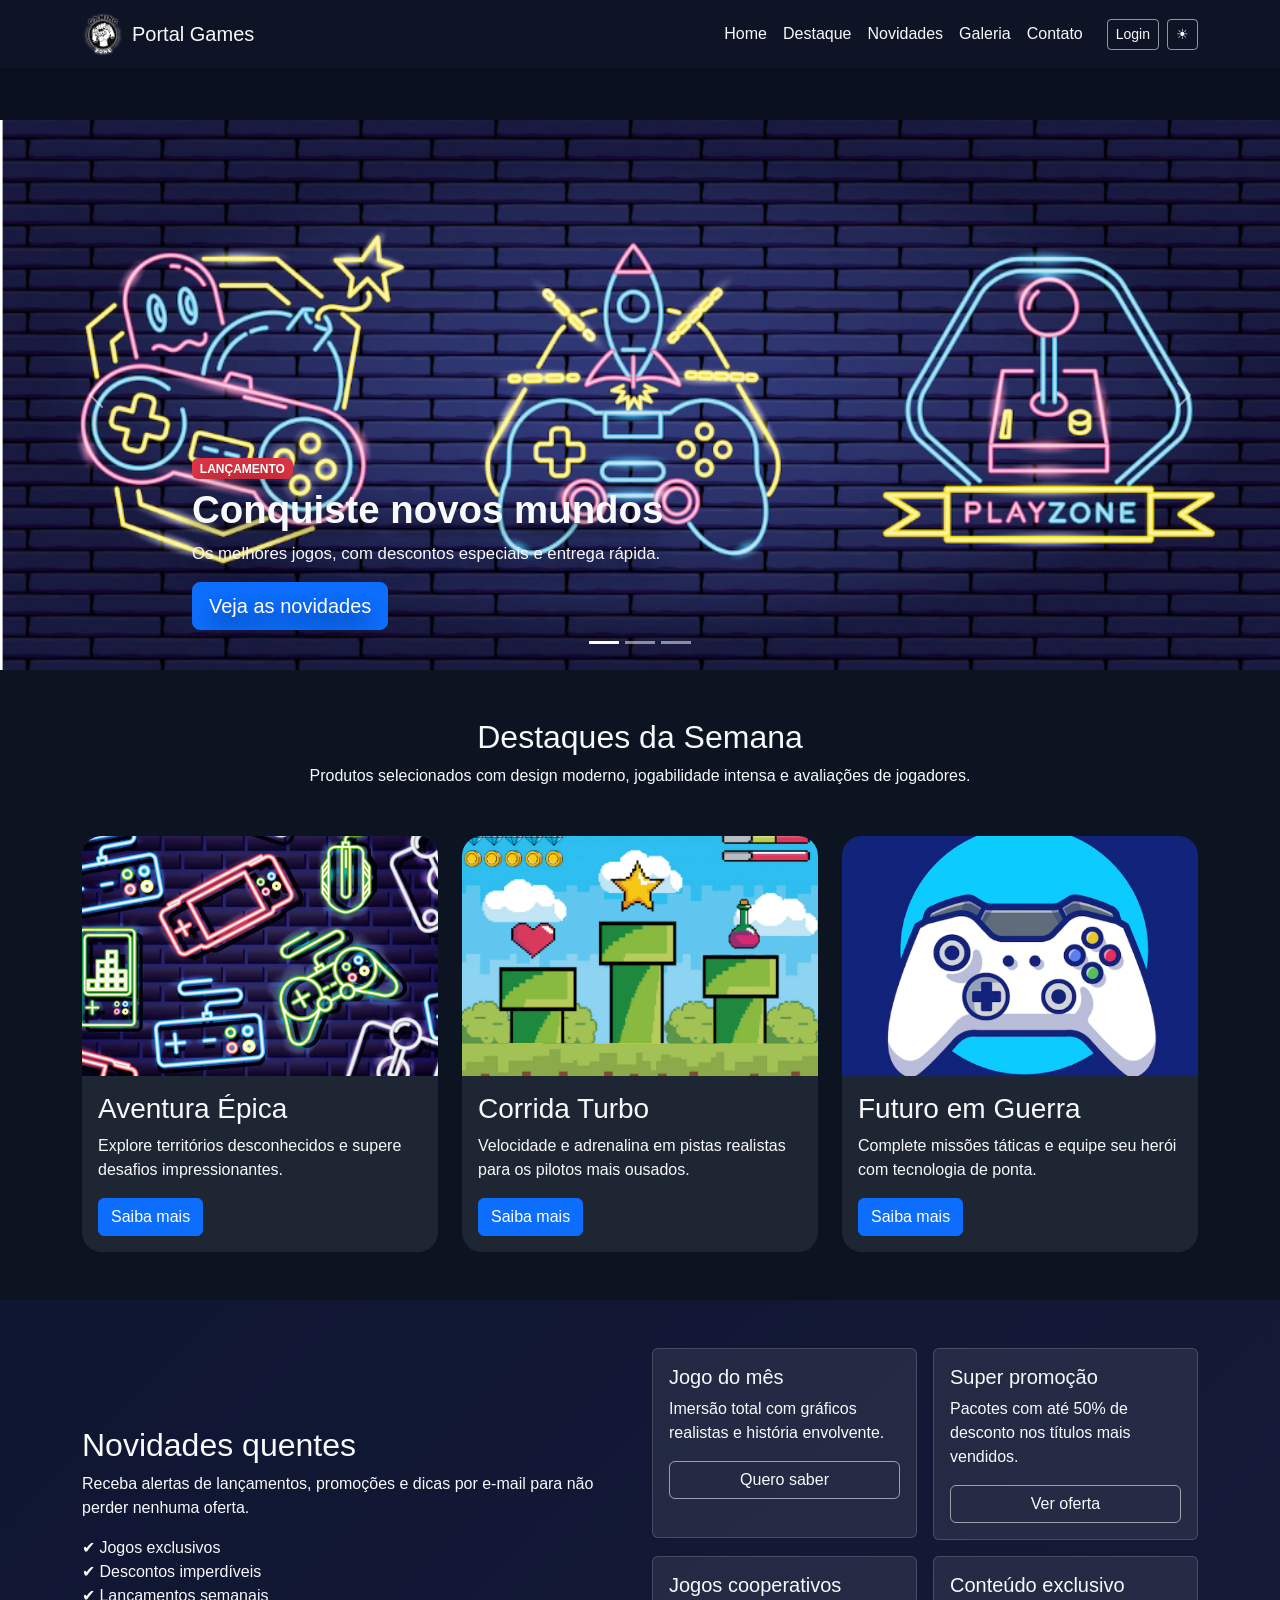
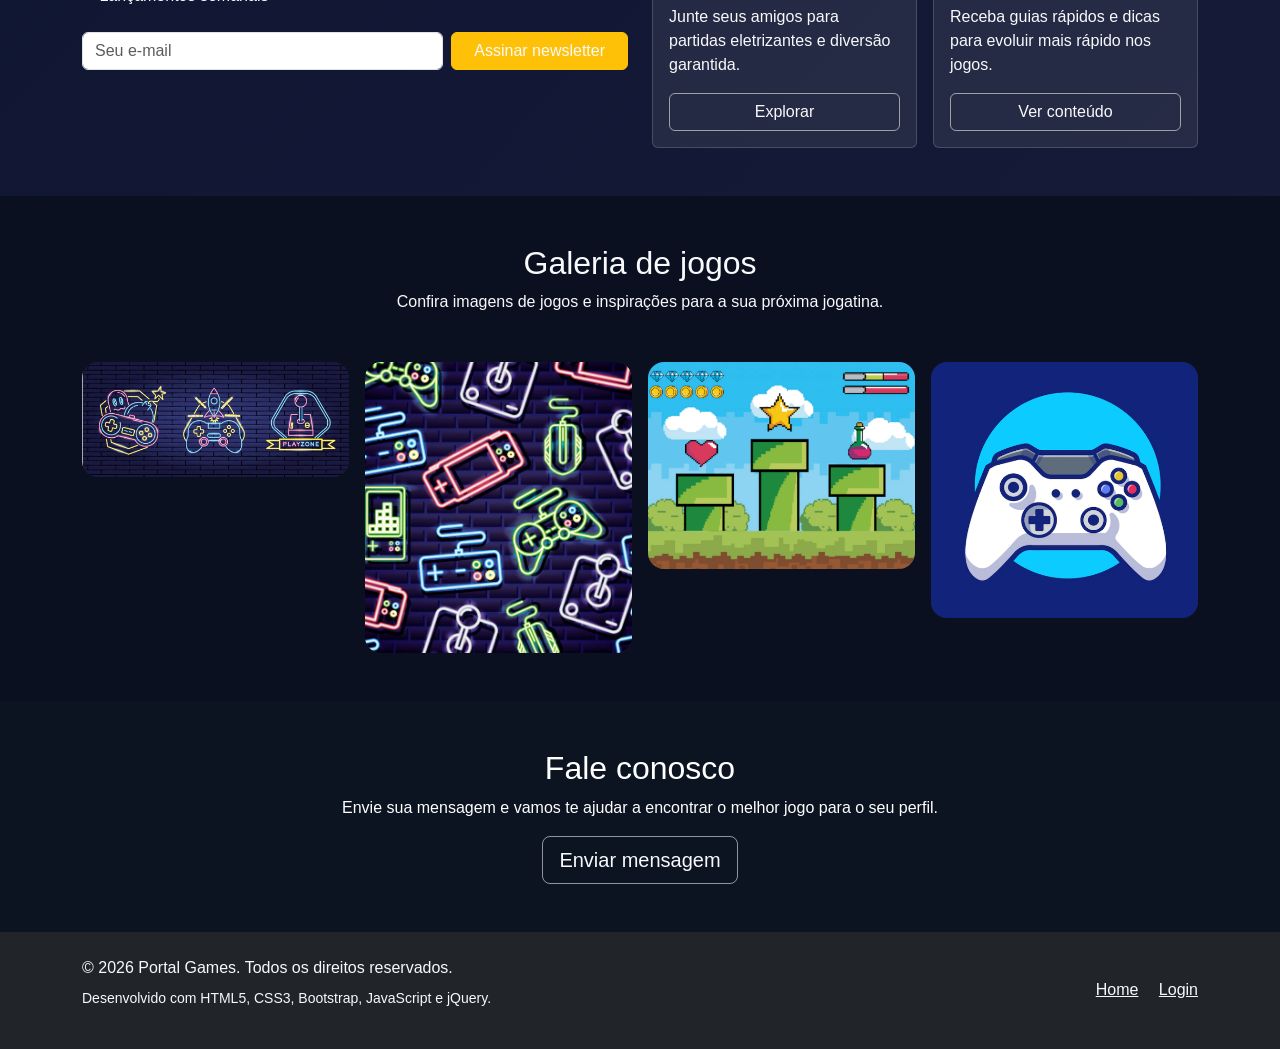
<file: index.html>
<!DOCTYPE html>
<html lang="pt-br">

<head>
  <meta charset="UTF-8">
  <meta http-equiv="X-UA-Compatible" content="IE=edge">
  <meta name="viewport" content="width=device-width, initial-scale=1.0">
  <title>Portal Games</title>

  <link href="https://cdn.jsdelivr.net/npm/bootstrap@5.2.2/dist/css/bootstrap.min.css" rel="stylesheet"
    integrity="sha384-Zenh87qX5JnK2Jl0vWa8Ck2rdkQ2Bzep5IDxbcnCeuOxjzrPF/et3URy9Bv1WTRi" crossorigin="anonymous">
  <link rel="stylesheet" href="css/estilo.css">
</head>

<body>
  <header>
    <nav class="navbar navbar-expand-lg navbar-dark fixed-top bg-dark shadow-sm">
      <div class="container">
        <a class="navbar-brand d-flex align-items-center" href="#home">
          <img src="img/logo.png" alt="Portal Games" class="logo me-2">
          <span>Portal Games</span>
        </a>
        <button class="navbar-toggler" type="button" data-bs-toggle="collapse" data-bs-target="#navbarNav"
          aria-controls="navbarNav" aria-expanded="false" aria-label="Alternar navegação">
          <span class="navbar-toggler-icon"></span>
        </button>
        <div class="collapse navbar-collapse" id="navbarNav">
          <ul class="navbar-nav ms-auto align-items-lg-center">
            <li class="nav-item"><a class="nav-link active" href="#home">Home</a></li>
            <li class="nav-item"><a class="nav-link" href="#destaque">Destaque</a></li>
            <li class="nav-item"><a class="nav-link" href="#novidades">Novidades</a></li>
            <li class="nav-item"><a class="nav-link" href="#galeria">Galeria</a></li>
            <li class="nav-item"><a class="nav-link" href="#contato">Contato</a></li>
            <li class="nav-item ms-lg-3"><a class="btn btn-outline-light btn-sm" href="login.html">Login</a></li>
            <li class="nav-item ms-2"><button id="theme-toggle" type="button" class="btn btn-outline-light btn-sm">☀</button></li>
          </ul>
        </div>
      </div>
    </nav>
  </header>

  <main class="pt-5">
    <section id="home" class="banner-section">
      <div id="bannerCarousel" class="carousel slide" data-bs-ride="carousel">
        <div class="carousel-indicators">
          <button type="button" data-bs-target="#bannerCarousel" data-bs-slide-to="0" class="active"
            aria-current="true" aria-label="Slide 1"></button>
          <button type="button" data-bs-target="#bannerCarousel" data-bs-slide-to="1" aria-label="Slide 2"></button>
          <button type="button" data-bs-target="#bannerCarousel" data-bs-slide-to="2" aria-label="Slide 3"></button>
        </div>
        <div class="carousel-inner">
          <div class="carousel-item active">
            <img src="img/banner1.PNG" class="d-block w-100" alt="Lançamentos de jogos">
            <div class="carousel-caption d-none d-md-block text-start">
              <span class="badge bg-danger mb-2">LANÇAMENTO</span>
              <h1>Conquiste novos mundos</h1>
              <p>Os melhores jogos, com descontos especiais e entrega rápida.</p>
              <a class="btn btn-primary btn-lg" href="#novidades">Veja as novidades</a>
            </div>
          </div>
          <div class="carousel-item">
            <img src="img/banner2.PNG" class="d-block w-100" alt="Jogos de ação">
            <div class="carousel-caption d-none d-md-block text-start">
              <span class="badge bg-warning text-dark mb-2">EXCLUSIVO</span>
              <h1>Explosão de ofertas</h1>
              <p>Gameplays incríveis e ofertas que deixam todo mundo ligado.</p>
              <a class="btn btn-light btn-lg" href="#destaque">Confira os destaques</a>
            </div>
          </div>
          <div class="carousel-item">
            <img src="img/banner3.PNG" class="d-block w-100" alt="Comunidade gamer">
            <div class="carousel-caption d-none d-md-block text-start">
              <span class="badge bg-info text-dark mb-2">COMUNIDADE</span>
              <h1>Junte-se à nossa comunidade</h1>
              <p>Cadastre-se e receba ofertas exclusivas, dicas e novidades primeiro.</p>
              <a class="btn btn-primary btn-lg" href="login.html">Entrar agora</a>
            </div>
          </div>
        </div>
        <button class="carousel-control-prev" type="button" data-bs-target="#bannerCarousel" data-bs-slide="prev">
          <span class="carousel-control-prev-icon" aria-hidden="true"></span>
          <span class="visually-hidden">Anterior</span>
        </button>
        <button class="carousel-control-next" type="button" data-bs-target="#bannerCarousel" data-bs-slide="next">
          <span class="carousel-control-next-icon" aria-hidden="true"></span>
          <span class="visually-hidden">Próximo</span>
        </button>
      </div>
    </section>

    <section id="destaque" class="py-5 bg-light">
      <div class="container">
        <div class="text-center mb-5">
          <h2>Destaques da Semana</h2>
          <p>Produtos selecionados com design moderno, jogabilidade intensa e avaliações de jogadores.</p>
        </div>
        <div class="row g-4">
          <div class="col-lg-4">
            <article class="card destaque-card h-100">
              <img src="img/jogo1.PNG" class="card-img-top" alt="Jogo de aventura">
              <div class="card-body">
                <h3 class="card-title">Aventura Épica</h3>
                <p class="card-text">Explore territórios desconhecidos e supere desafios impressionantes.</p>
                <button class="btn btn-primary" onclick="showProduct('Aventura Épica')">Saiba mais</button>
              </div>
            </article>
          </div>
          <div class="col-lg-4">
            <article class="card destaque-card h-100">
              <img src="img/jogo2.PNG" class="card-img-top" alt="Jogo de corrida">
              <div class="card-body">
                <h3 class="card-title">Corrida Turbo</h3>
                <p class="card-text">Velocidade e adrenalina em pistas realistas para os pilotos mais ousados.</p>
                <button class="btn btn-primary" onclick="showProduct('Corrida Turbo')">Saiba mais</button>
              </div>
            </article>
          </div>
          <div class="col-lg-4">
            <article class="card destaque-card h-100">
              <img src="img/jogo3.PNG" class="card-img-top" alt="Jogo futurista">
              <div class="card-body">
                <h3 class="card-title">Futuro em Guerra</h3>
                <p class="card-text">Complete missões táticas e equipe seu herói com tecnologia de ponta.</p>
                <button class="btn btn-primary" onclick="showProduct('Futuro em Guerra')">Saiba mais</button>
              </div>
            </article>
          </div>
        </div>
      </div>
    </section>

    <section id="novidades" class="py-5 text-white novedades-section">
      <div class="container">
        <div class="row align-items-center">
          <div class="col-lg-6">
            <h2>Novidades quentes</h2>
            <p>Receba alertas de lançamentos, promoções e dicas por e-mail para não perder nenhuma oferta.</p>
            <ul class="list-unstyled mb-4">
              <li>✔ Jogos exclusivos</li>
              <li>✔ Descontos imperdíveis</li>
              <li>✔ Lançamentos semanais</li>
            </ul>
            <form id="newsletter-form" class="row g-2" onsubmit="subscribeNewsletter(event)">
              <div class="col-sm-8">
                <input type="email" id="newsletter-email" class="form-control" placeholder="Seu e-mail" required>
              </div>
              <div class="col-sm-4">
                <button type="submit" class="btn btn-warning w-100">Assinar newsletter</button>
              </div>
            </form>
          </div>
          <div class="col-lg-6">
            <div class="row g-3">
              <div class="col-sm-6">
                <div class="card novidade-card p-3">
                  <h3 class="h5">Jogo do mês</h3>
                  <p>Imersão total com gráficos realistas e história envolvente.</p>
                  <button class="btn btn-outline-light novidade-btn" data-item="Jogo do mês">Quero saber</button>
                </div>
              </div>
              <div class="col-sm-6">
                <div class="card novidade-card p-3">
                  <h3 class="h5">Super promoção</h3>
                  <p>Pacotes com até 50% de desconto nos títulos mais vendidos.</p>
                  <button class="btn btn-outline-light novidade-btn" data-item="Super promoção">Ver oferta</button>
                </div>
              </div>
              <div class="col-sm-6">
                <div class="card novidade-card p-3">
                  <h3 class="h5">Jogos cooperativos</h3>
                  <p>Junte seus amigos para partidas eletrizantes e diversão garantida.</p>
                  <button class="btn btn-outline-light novidade-btn" data-item="Jogos cooperativos">Explorar</button>
                </div>
              </div>
              <div class="col-sm-6">
                <div class="card novidade-card p-3">
                  <h3 class="h5">Conteúdo exclusivo</h3>
                  <p>Receba guias rápidos e dicas para evoluir mais rápido nos jogos.</p>
                  <button class="btn btn-outline-light novidade-btn" data-item="Conteúdo exclusivo">Ver conteúdo</button>
                </div>
              </div>
            </div>
          </div>
        </div>
      </div>
    </section>

    <section id="galeria" class="py-5">
      <div class="container">
        <div class="text-center mb-5">
          <h2>Galeria de jogos</h2>
          <p>Confira imagens de jogos e inspirações para a sua próxima jogatina.</p>
        </div>
        <div class="row g-3">
          <div class="col-sm-6 col-lg-3">
            <div class="gallery-item">
              <img src="img/banner1.PNG" alt="Galeria 1" class="img-fluid rounded shadow-sm">
            </div>
          </div>
          <div class="col-sm-6 col-lg-3">
            <div class="gallery-item">
              <img src="img/jogo1.PNG" alt="Galeria 2" class="img-fluid rounded shadow-sm">
            </div>
          </div>
          <div class="col-sm-6 col-lg-3">
            <div class="gallery-item">
              <img src="img/jogo2.PNG" alt="Galeria 3" class="img-fluid rounded shadow-sm">
            </div>
          </div>
          <div class="col-sm-6 col-lg-3">
            <div class="gallery-item">
              <img src="img/jogo3.PNG" alt="Galeria 4" class="img-fluid rounded shadow-sm">
            </div>
          </div>
        </div>
      </div>
    </section>

    <section id="contato" class="py-5 bg-secondary text-white">
      <div class="container text-center">
        <h2>Fale conosco</h2>
        <p>Envie sua mensagem e vamos te ajudar a encontrar o melhor jogo para o seu perfil.</p>
        <button type="button" class="btn btn-outline-light btn-lg" onclick="showMessage('Em breve responderemos seu contato!')">Enviar mensagem</button>
      </div>
    </section>
  </main>

  <footer class="footer-section py-4 bg-dark text-white">
    <div class="container">
      <div class="row align-items-center">
        <div class="col-md-6">
          <p class="mb-2">© 2026 Portal Games. Todos os direitos reservados.</p>
          <p class="small">Desenvolvido com HTML5, CSS3, Bootstrap, JavaScript e jQuery.</p>
        </div>
        <div class="col-md-6 text-md-end">
          <a href="#home" class="footer-link me-3">Home</a>
          <a href="login.html" class="footer-link">Login</a>
        </div>
      </div>
    </div>
  </footer>

  <button id="voltar-topo" type="button" class="btn btn-primary" onclick="topo()">&uarr; Topo</button>

  <script src="https://code.jquery.com/jquery-3.6.1.min.js" crossorigin="anonymous"></script>
  <script src="js/jquery-script.js"></script>
  <script src="js/script.js"></script>
  <script src="https://cdn.jsdelivr.net/npm/bootstrap@5.2.2/dist/js/bootstrap.bundle.min.js"
    integrity="sha384-OERcA2EqjJCMA+/3y+gxIOqMEjwtxJY7qPCqsdltbNJuaOe923+mo//f6V8Qbsw3"
    crossorigin="anonymous"></script>
</body>

</html>
</file>
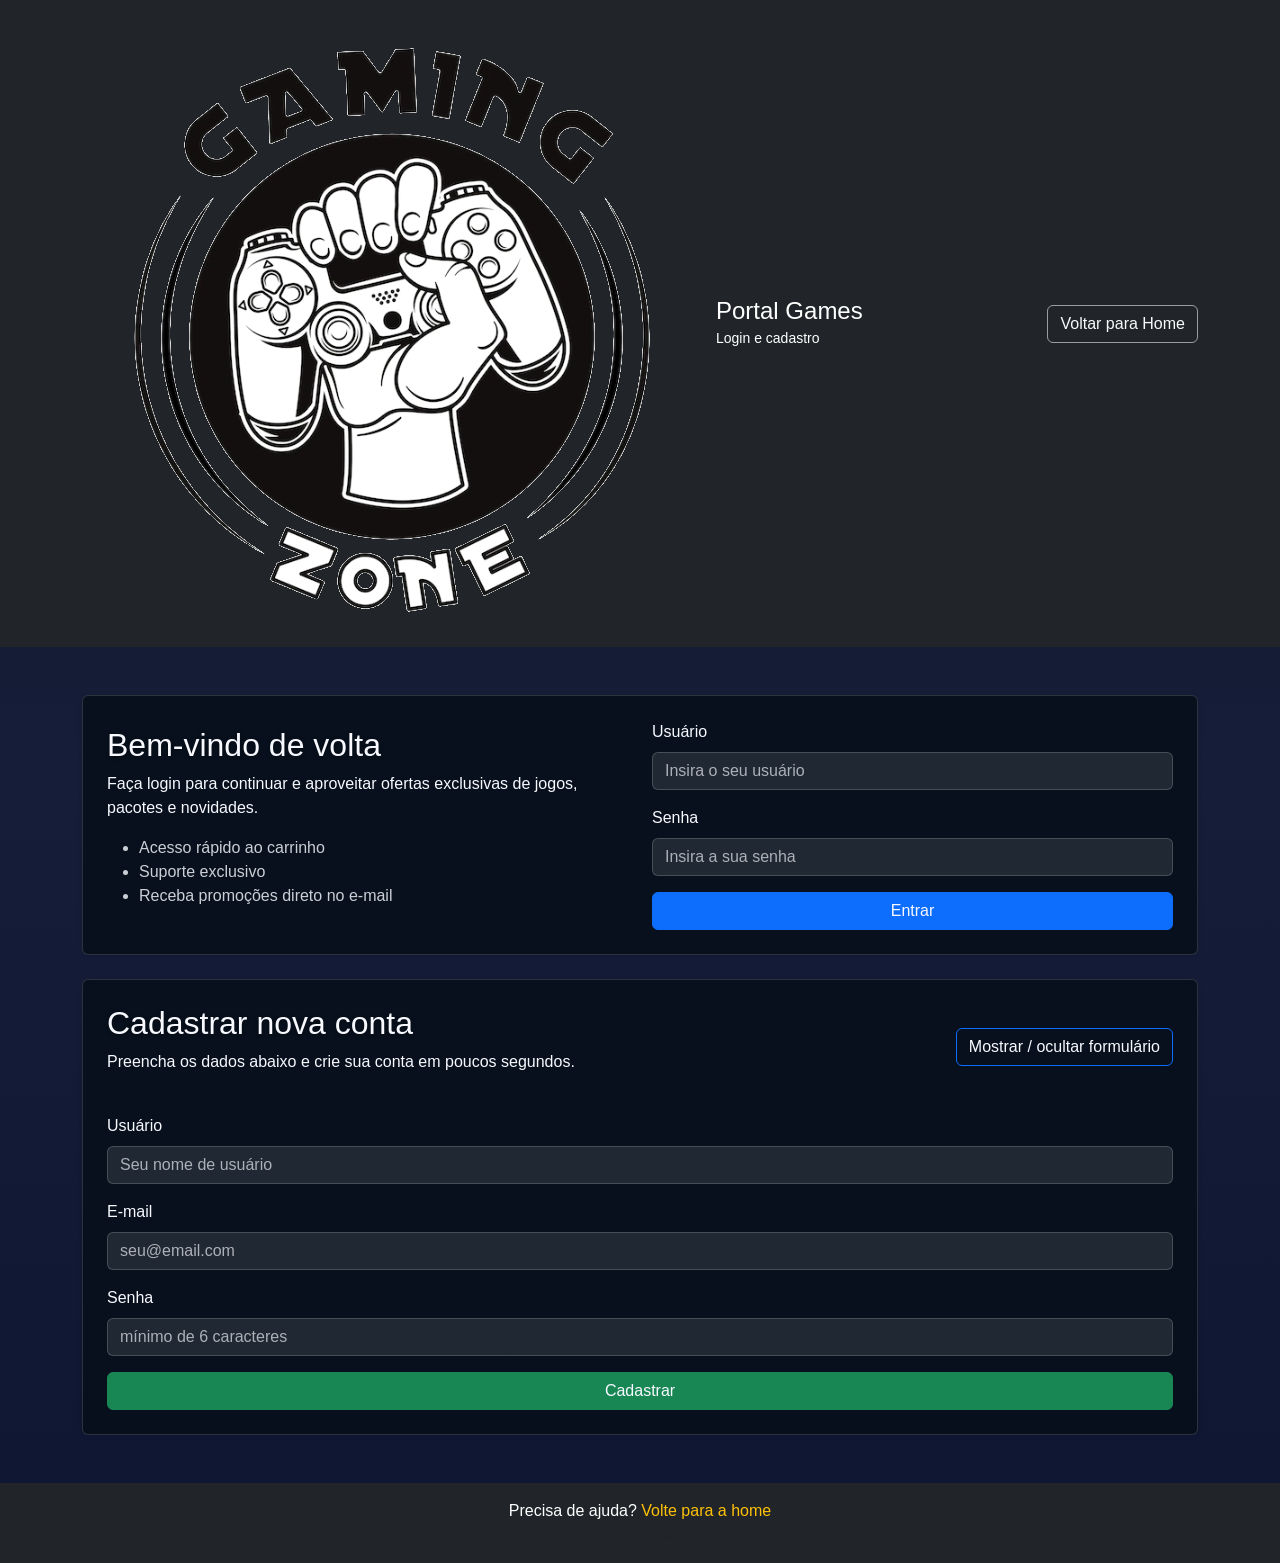
<file: login.html>
<!DOCTYPE html>
<html lang="pt-br">

<head>
  <meta charset="UTF-8">
  <meta http-equiv="X-UA-Compatible" content="IE=edge">
  <meta name="viewport" content="width=device-width, initial-scale=1.0">
  <title>Portal Games - Login</title>
  <link href="https://cdn.jsdelivr.net/npm/bootstrap@5.2.2/dist/css/bootstrap.min.css" rel="stylesheet"
    integrity="sha384-Zenh87qX5JnK2Jl0vWa8Ck2rdkQ2Bzep5IDxbcnCeuOxjzrPF/et3URy9Bv1WTRi" crossorigin="anonymous">
  <link rel="stylesheet" href="css/estilo.css">
</head>

<body class="login-page">
  <header class="bg-dark text-white py-3">
    <div class="container d-flex justify-content-between align-items-center">
      <div class="d-flex align-items-center">
        <img src="img/logo.png" alt="Portal Games" class="logo me-2">
        <div>
          <h1 class="h4 mb-0">Portal Games</h1>
          <small>Login e cadastro</small>
        </div>
      </div>
      <div>
        <a href="index.html" class="btn btn-outline-light">Voltar para Home</a>
      </div>
    </div>
  </header>

  <main class="container py-5">
    <section id="section-login" class="card shadow-sm p-4 mb-4">
      <div class="row align-items-center">
        <div class="col-lg-6 mb-4 mb-lg-0">
          <h2>Bem-vindo de volta</h2>
          <p>Faça login para continuar e aproveitar ofertas exclusivas de jogos, pacotes e novidades.</p>
          <ul>
            <li>Acesso rápido ao carrinho</li>
            <li>Suporte exclusivo</li>
            <li>Receba promoções direto no e-mail</li>
          </ul>
        </div>
        <div class="col-lg-6">
          <form id="login-form" class="form-login">
            <div id="login-message" class="alert d-none" role="alert"></div>
            <div class="mb-3">
              <label for="login-username" class="form-label">Usuário</label>
              <input id="login-username" name="usuario" type="text" class="form-control" placeholder="Insira o seu usuário" required>
            </div>
            <div class="mb-3">
              <label for="login-password" class="form-label">Senha</label>
              <input id="login-password" name="senha" type="password" class="form-control" placeholder="Insira a sua senha" required>
            </div>
            <button type="button" class="btn btn-primary w-100" onclick="login()">Entrar</button>
          </form>
        </div>
      </div>
    </section>

    <section id="section-cadastro" class="card shadow-sm p-4">
      <div class="d-flex justify-content-between align-items-center mb-4">
        <div>
          <h2>Cadastrar nova conta</h2>
          <p>Preencha os dados abaixo e crie sua conta em poucos segundos.</p>
        </div>
        <button id="open-register" class="btn btn-outline-primary" onclick="toggleCadastro()">Mostrar / ocultar formulário</button>
      </div>
      <div id="form-cadastrar" class="collapse show">
        <form id="register-form" class="form-register">
          <div id="register-message" class="alert d-none" role="alert"></div>
          <div class="mb-3">
            <label for="register-username" class="form-label">Usuário</label>
            <input id="register-username" name="usuario" type="text" class="form-control" placeholder="Seu nome de usuário" required>
          </div>
          <div class="mb-3">
            <label for="register-email" class="form-label">E-mail</label>
            <input id="register-email" name="email" type="email" class="form-control" placeholder="seu@email.com" required>
          </div>
          <div class="mb-3">
            <label for="register-password" class="form-label">Senha</label>
            <input id="register-password" name="senha" type="password" class="form-control" placeholder="mínimo de 6 caracteres" required>
          </div>
          <button type="button" class="btn btn-success w-100" onclick="cadastro()">Cadastrar</button>
        </form>
      </div>
    </section>
  </main>

  <footer class="footer-section py-3 bg-dark text-white text-center">
    <div class="container">
      <p class="mb-0">Precisa de ajuda? <a href="index.html" class="text-decoration-none text-warning">Volte para a home</a></p>
      <small class="text-muted">Portal Games - desenvolvido com Bootstrap, CSS3, JavaScript e jQuery</small>
    </div>
  </footer>

  <button id="voltar-topo" type="button" class="btn btn-primary" onclick="topo()">&uarr; Topo</button>

  <script src="https://code.jquery.com/jquery-3.6.1.min.js" crossorigin="anonymous"></script>
  <script src="js/jquery-script.js"></script>
  <script src="js/script.js"></script>
  <script src="https://cdn.jsdelivr.net/npm/bootstrap@5.2.2/dist/js/bootstrap.bundle.min.js"
    integrity="sha384-OERcA2EqjJCMA+/3y+gxIOqMEjwtxJY7qPCqsdltbNJuaOe923+mo//f6V8Qbsw3"
    crossorigin="anonymous"></script>
</body>

</html>
</file>
<file: css/estilo.css>
:root {
  --bg-dark: #0b1020;
  --bg-light: #f7f8fc;
  --accent: #ff6b40;
  --accent-dark: #d94a29;
  --text-dark: #1b1f33;
  --text-light: #f8f9fb;
  --page-bg: #f7f8fc;
  --page-text: #1b1f33;
  --surface: #ffffff;
  --surface-secondary: #f1f4fb;
  --surface-strong: #0f1632;
  --navbar-bg: #0e1425;
  --footer-bg: #090b16;
  --card-bg: #ffffff;
  --card-border: rgba(0, 0, 0, 0.08);
  --link-color: #0d6efd;
}

body {
  margin: 0;
  font-family: "Inter", "Segoe UI", Tahoma, Geneva, Verdana, sans-serif;
  background-color: var(--page-bg);
  color: var(--page-text);
}

body.dark-theme {
  --page-bg: #0b1020;
  --page-text: #f8f9fb;
  --surface: rgba(255, 255, 255, 0.04);
  --surface-secondary: #111b33;
  --surface-strong: #0f1632;
  --navbar-bg: #0e1425;
  --footer-bg: #090b16;
  --card-bg: rgba(255, 255, 255, 0.05);
  --card-border: rgba(255, 255, 255, 0.12);
  --link-color: #ffcc55;
}

body.light-theme {
  --page-bg: #f7f8fc;
  --page-text: #1b1f33;
  --surface: #ffffff;
  --surface-secondary: #eef2ff;
  --surface-strong: #dfe9f8;
  --navbar-bg: #ffffff;
  --footer-bg: #f5f7ff;
  --card-bg: #ffffff;
  --card-border: rgba(0, 0, 0, 0.08);
  --link-color: #0d6efd;
}

* {
  box-sizing: border-box;
}

body {
  margin: 0;
  font-family: "Inter", "Segoe UI", Tahoma, Geneva, Verdana, sans-serif;
  background-color: var(--page-bg);
  color: var(--page-text);
}

a {
  color: var(--link-color);
}

body,
.navbar,
.footer-section,
.card,
.destaque-card,
.novidade-card,
.gallery-item,
.login-page .card,
.login-page header,
.form-control,
.btn,
.novedades-section {
  transition: background-color .35s ease, color .35s ease, border-color .35s ease, box-shadow .35s ease;
}

body:not(.dark-theme):not(.light-theme) {
  --page-bg: #f7f8fc;
  --page-text: #1b1f33;
  --surface: #ffffff;
  --surface-secondary: #f1f4fb;
  --surface-strong: #0f1632;
  --navbar-bg: #0e1425;
  --footer-bg: #090b16;
  --card-bg: #ffffff;
  --card-border: rgba(0, 0, 0, 0.08);
  --link-color: #0d6efd;
}

img {
  max-width: 100%;
  display: block;
}

.navbar-brand img.logo {
  width: 42px;
  height: 42px;
  object-fit: contain;
  filter: drop-shadow(0 0 1px rgba(255, 255, 255, .8));
}

.banner-section {
  position: relative;
  margin-top: 72px;
}

.carousel-caption {
  max-width: 540px;
  text-shadow: 0 10px 18px rgba(0, 0, 0, 0.45);
}

.carousel-caption h1 {
  font-size: clamp(2rem, 3vw, 3.5rem);
  font-weight: 700;
}

.carousel-caption p {
  font-size: 1.05rem;
}

.destaque-card {
  border: none;
  border-radius: 1.25rem;
  overflow: hidden;
  transition: transform 0.25s ease, box-shadow 0.25s ease;
}

.destaque-card:hover {
  transform: translateY(-6px);
  box-shadow: 0 24px 50px rgba(20, 28, 76, 0.12);
}

.destaque-card img {
  height: 240px;
  object-fit: cover;
}

.novedades-section {
  background: linear-gradient(135deg, #151a37 0%, #0f1632 100%);
}

.novidade-card {
  min-height: 190px;
  border: 1px solid rgba(255, 255, 255, 0.12);
  background-color: rgba(255, 255, 255, 0.06);
}

.novidade-card h3 {
  color: #ffffff;
}

.novidade-card p {
  color: rgba(255, 255, 255, 0.78);
}

.gallery-item {
  border-radius: 1rem;
  overflow: hidden;
}

.footer-section {
  background-color: #090b16;
}

.footer-link {
  color: rgba(255, 255, 255, 0.75);
  transition: color .2s ease;
}

.footer-link:hover {
  color: var(--accent);
}

.light-theme .navbar {
  background-color: var(--navbar-bg) !important;
}

.light-theme .navbar .nav-link,
.light-theme .navbar-brand span,
.light-theme .navbar .btn {
  color: #1b1f33 !important;
}

.light-theme .navbar .btn-outline-light {
  color: #1b1f33;
  border-color: rgba(0, 0, 0, 0.12);
}

.light-theme .navbar .btn-outline-light:hover {
  background-color: rgba(0, 0, 0, 0.05);
}

.light-theme .carousel-caption {
  text-shadow: none;
  color: #1b1f33;
}

.light-theme .destaque-card,
.light-theme .card,
.light-theme .gallery-item,
.light-theme .login-page .card {
  background-color: var(--card-bg) !important;
  border-color: var(--card-border) !important;
}

.light-theme .destaque-card h3,
.light-theme .card h3,
.light-theme .card p,
.light-theme .card-body,
.light-theme .card-text,
.light-theme .novedade-card h3,
.light-theme .novedade-card p,
.light-theme .novedades-section h2,
.light-theme .novedades-section p,
.light-theme .novedades-section li,
.light-theme .novedades-section .btn,
.light-theme .footer-section,
.light-theme .footer-link,
.light-theme .footer-link:hover,
.light-theme .login-page,
.light-theme .login-page header,
.light-theme .login-page footer,
.light-theme .login-page .form-control {
  color: #1b1f33 !important;
}

.light-theme .novedades-section {
  background: linear-gradient(135deg, #eef2ff 0%, #dfe9f8 100%);
}

.light-theme .novidade-card {
  background-color: #ffffff;
  border-color: rgba(0, 0, 0, 0.08);
}

.light-theme .novidade-card h3 {
  color: #1b1f33 !important;
}

.light-theme .novidade-card p {
  color: rgba(27, 31, 51, 0.8) !important;
}

.light-theme .footer-section {
  background-color: var(--footer-bg) !important;
  color: #1b1f33;
}

.light-theme .footer-link {
  color: #1b1f33;
}

.light-theme .footer-link:hover {
  color: #0d6efd;
}

.dark-theme .navbar {
  background-color: var(--navbar-bg) !important;
}

.dark-theme .navbar .nav-link,
.dark-theme .navbar-brand span,
.dark-theme .navbar .btn {
  color: #f8f9fb !important;
}

.dark-theme .carousel-caption {
  text-shadow: 0 10px 18px rgba(0, 0, 0, 0.65);
  color: #f8f9fb;
}

.dark-theme .destaque-card,
.dark-theme .card,
.dark-theme .gallery-item,
.dark-theme .novidade-card,
.dark-theme .login-page .card {
  background-color: rgba(255, 255, 255, 0.05) !important;
  border-color: rgba(255, 255, 255, 0.10) !important;
}

.dark-theme .destaque-card h3,
.dark-theme .card h3,
.dark-theme .card p,
.dark-theme .novedade-card h3,
.dark-theme .novedade-card p,
.dark-theme .novedades-section h2,
.dark-theme .novedades-section p,
.dark-theme .novedades-section li,
.dark-theme .novedades-section .btn,
.dark-theme .login-page,
.dark-theme .login-page header,
.dark-theme .login-page footer,
.dark-theme .login-page .form-control,
.dark-theme .footer-section,
.dark-theme .footer-link,
.dark-theme .footer-link:hover {
  color: #f8f9fb !important;
}

.dark-theme .novedade-card p {
  color: rgba(248, 249, 251, 0.85) !important;
}

.dark-theme .btn-outline-light {
  border-color: rgba(255, 255, 255, 0.55);
}

.dark-theme .navbar .btn-outline-light:hover {
  background-color: rgba(255, 255, 255, 0.12);
}

.dark-theme .bg-light,
.dark-theme .bg-white,
.dark-theme .bg-secondary {
  background-color: #0c1422 !important;
}

.dark-theme .card,
.dark-theme .destaque-card,
.dark-theme .novidade-card,
.dark-theme .gallery-item,
.dark-theme .login-page .card {
  background-color: rgba(255, 255, 255, 0.08) !important;
  border-color: rgba(255, 255, 255, 0.16) !important;
}

.dark-theme .card-body,
.dark-theme .card-title,
.dark-theme .card h3,
.dark-theme .card p,
.dark-theme .card-text,
.dark-theme .novedade-card h3,
.dark-theme .novedade-card p,
.dark-theme .novedade-card .btn,
.dark-theme .novedades-section h2,
.dark-theme .novedades-section p,
.dark-theme .novedades-section li,
.dark-theme .novedades-section .btn {
  color: #f8f9fb !important;
}

.dark-theme .novedades-section {
  background: linear-gradient(135deg, #0f1632 0%, #151a37 100%);
}

body.login-page.dark-theme .card,
body.login-page.dark-theme .destaque-card,
body.login-page.dark-theme .novidade-card,
body.login-page.dark-theme .gallery-item {
  background-color: #f8f9ff !important;
  border-color: rgba(0, 0, 0, 0.12) !important;
}

body.login-page.dark-theme .card h2,
body.login-page.dark-theme .card h3,
body.login-page.dark-theme .card p,
body.login-page.dark-theme .card label,
body.login-page.dark-theme .card .form-label,
body.login-page.dark-theme .card ul li,
body.login-page.dark-theme .card .btn,
body.login-page.dark-theme .card .btn-outline-primary,
body.login-page.dark-theme .card .btn-success,
body.login-page.dark-theme .card small,
body.login-page.dark-theme .card a {
  color: #1b1f33 !important;
}

body.login-page.dark-theme .form-control {
  background: #ffffff !important;
  color: #1b1f33 !important;
  border-color: rgba(0, 0, 0, 0.12) !important;
}

body.login-page.dark-theme .form-control::placeholder {
  color: rgba(27, 31, 51, 0.45) !important;
}

body.login-page.dark-theme .form-control:focus {
  background-color: #ffffff !important;
  color: #1b1f33 !important;
  border-color: var(--accent) !important;
  box-shadow: 0 0 0 0.2rem rgba(255, 107, 64, 0.2) !important;
}

body.login-page.dark-theme .card,
body.login-page.dark-theme .login-page .card,
body.login-page.dark-theme .card h2,
body.login-page.dark-theme .card h3,
body.login-page.dark-theme .card p,
body.login-page.dark-theme .card label,
body.login-page.dark-theme .card .form-label,
body.login-page.dark-theme .card ul li,
body.login-page.dark-theme .card .btn,
body.login-page.dark-theme .card .btn-outline-primary,
body.login-page.dark-theme .card .btn-success,
body.login-page.dark-theme .card small,
body.login-page.dark-theme .card a,
body.login-page.dark-theme .form-control,
body.login-page.dark-theme .form-control::placeholder,
body.login-page.dark-theme .btn-outline-primary,
body.login-page.dark-theme .btn-success,
body.login-page.dark-theme .btn-outline-light {
  color: #1b1f33 !important;
}

body.login-page.dark-theme .card,
body.login-page.dark-theme .login-page .card {
  background-color: #ffffff !important;
  border-color: rgba(0, 0, 0, 0.12) !important;
}

body.login-page.dark-theme .form-control {
  background: #ffffff !important;
  color: #1b1f33 !important;
  border-color: rgba(0, 0, 0, 0.12) !important;
}

body.login-page.dark-theme .form-control::placeholder {
  color: rgba(27, 31, 51, 0.45) !important;
}


body.login-page.dark-theme .card,
body.login-page.dark-theme .destaque-card,
body.login-page.dark-theme .novidade-card,
body.login-page.dark-theme .gallery-item,
body.login-page.dark-theme .login-page .card,
body.login-page.dark-theme section.card {
  background-color: #ffffff !important;
  border-color: rgba(0, 0, 0, 0.12) !important;
  box-shadow: 0 12px 30px rgba(0, 0, 0, 0.08) !important;
}

body.login-page.dark-theme .card h2,
body.login-page.dark-theme .card h3,
body.login-page.dark-theme .card p,
body.login-page.dark-theme .login-page .card label,
body.login-page.dark-theme .login-page .card .form-label,
body.login-page.dark-theme .login-page .card ul li,
body.login-page.dark-theme .login-page .card .btn,
body.login-page.dark-theme .login-page .card .btn-outline-primary,
body.login-page.dark-theme .login-page .card .btn-success,
body.login-page.dark-theme .login-page .card small,
body.login-page.dark-theme .login-page .card a {
  color: #1b1f33 !important;
}

body.login-page.dark-theme .form-control {
  background: #ffffff !important;
  color: #1b1f33 !important;
  border-color: rgba(0, 0, 0, 0.12) !important;
}

body.login-page.dark-theme .form-control::placeholder {
  color: rgba(27, 31, 51, 0.45) !important;
}

body.login-page.dark-theme .btn-outline-primary,
body.login-page.dark-theme .btn-success,
body.login-page.dark-theme .btn-outline-light {
  color: #1b1f33 !important;
}

.light-theme .login-page {
  background: #f4f7ff;
  color: #1b1f33;
}

.light-theme .login-page header,
.light-theme .login-page footer {
  background: #ffffff;
}

.light-theme .login-page .form-control {
  background: #f7f9ff;
  color: #1b1f33;
  border-color: rgba(0, 0, 0, 0.15);
}

.light-theme .login-page .btn-outline-light {
  color: #1b1f33;
  border-color: rgba(0, 0, 0, 0.18);
}

.light-theme .login-page .btn-outline-light:hover {
  background-color: rgba(0, 0, 0, 0.04);
}

#voltar-topo {
  position: fixed;
  right: 20px;
  bottom: 20px;
  display: none;
  z-index: 99;
}

.login-page {
  background: linear-gradient(180deg, #111726 0%, #161d39 50%, #0f1632 100%);
  color: #edf2ff;
  min-height: 100vh;
}

.login-page header,
.login-page footer {
  background: #0e1425;
}

.login-page .card {
  background: rgba(8, 16, 28, 0.96);
  border: 1px solid rgba(255, 255, 255, 0.15);
}

.login-page .card h2,
.login-page .card p,
.login-page .card label,
.login-page .card .form-label,
.login-page .card ul li,
.login-page .card .btn,
.login-page .card .btn-outline-primary,
.login-page .card .btn-success {
  color: #f8f9ff !important;
}

.login-page .card ul li {
  color: rgba(248, 249, 255, 0.82) !important;
}

.login-page .card h2 {
  text-shadow: 0 1px 4px rgba(0, 0, 0, 0.35);
}

.login-page .form-control {
  background: rgba(255, 255, 255, 0.10);
  color: #f8f9ff;
  border: 1px solid rgba(255, 255, 255, 0.18);
}

.login-page .form-control::placeholder {
  color: rgba(248, 249, 255, 0.65);
}

.login-page .form-control:focus {
  background-color: rgba(255, 255, 255, 0.14);
  color: #f8f9ff;
  border-color: var(--accent);
  box-shadow: 0 0 0 0.2rem rgba(255, 107, 64, 0.2);
}

.login-page .btn-outline-light {
  border-color: rgba(255, 255, 255, 0.55);
}

.login-page .btn-outline-light:hover {
  background-color: rgba(255, 255, 255, 0.12);
}

.alert {
  border-radius: 0.85rem;
}

@media (max-width: 767px) {
  .carousel-caption {
    text-align: center;
  }

  .carousel-caption h1 {
    font-size: 2.1rem;
  }

  .banner-section {
    margin-top: 0;
  }
}

@media (max-width: 575px) {
  .navbar-brand span {
    display: none;
  }

  .footer-link {
    display: block;
    margin-bottom: 0.5rem;
  }
}
</file>
